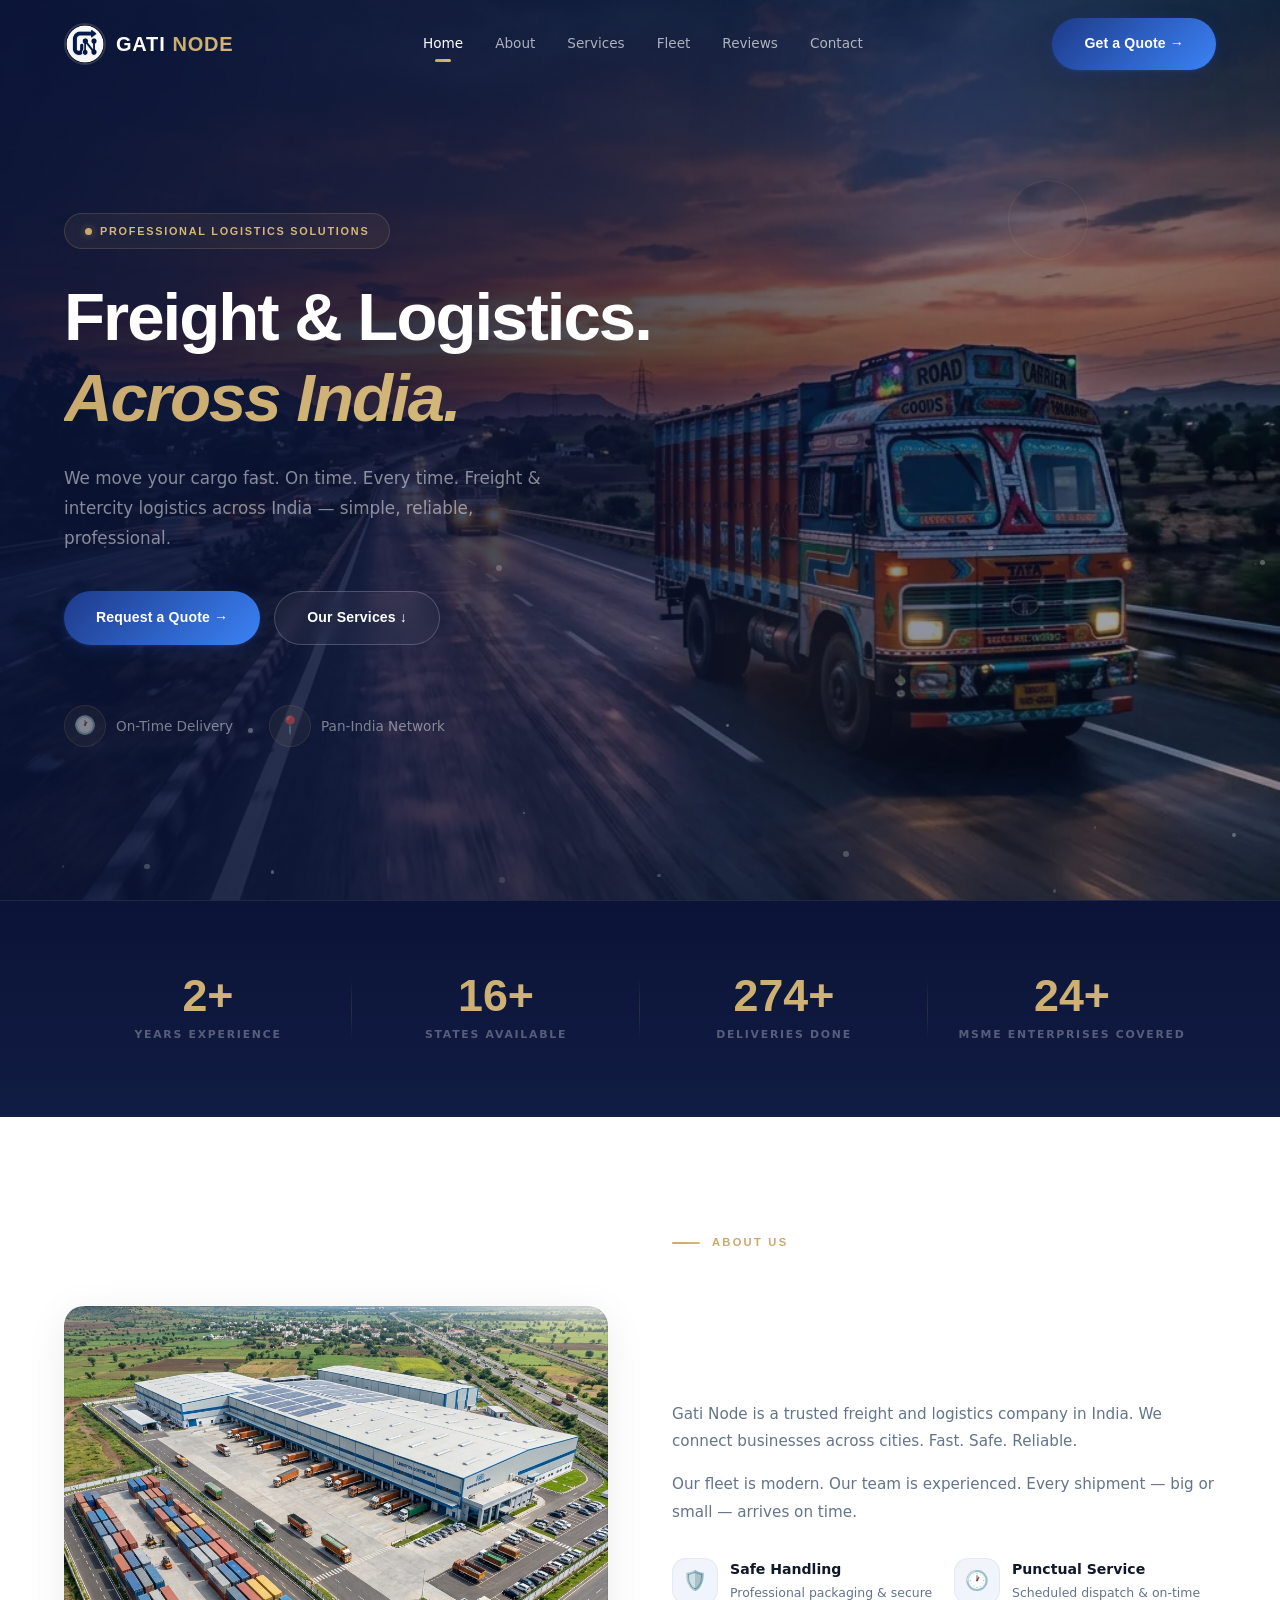
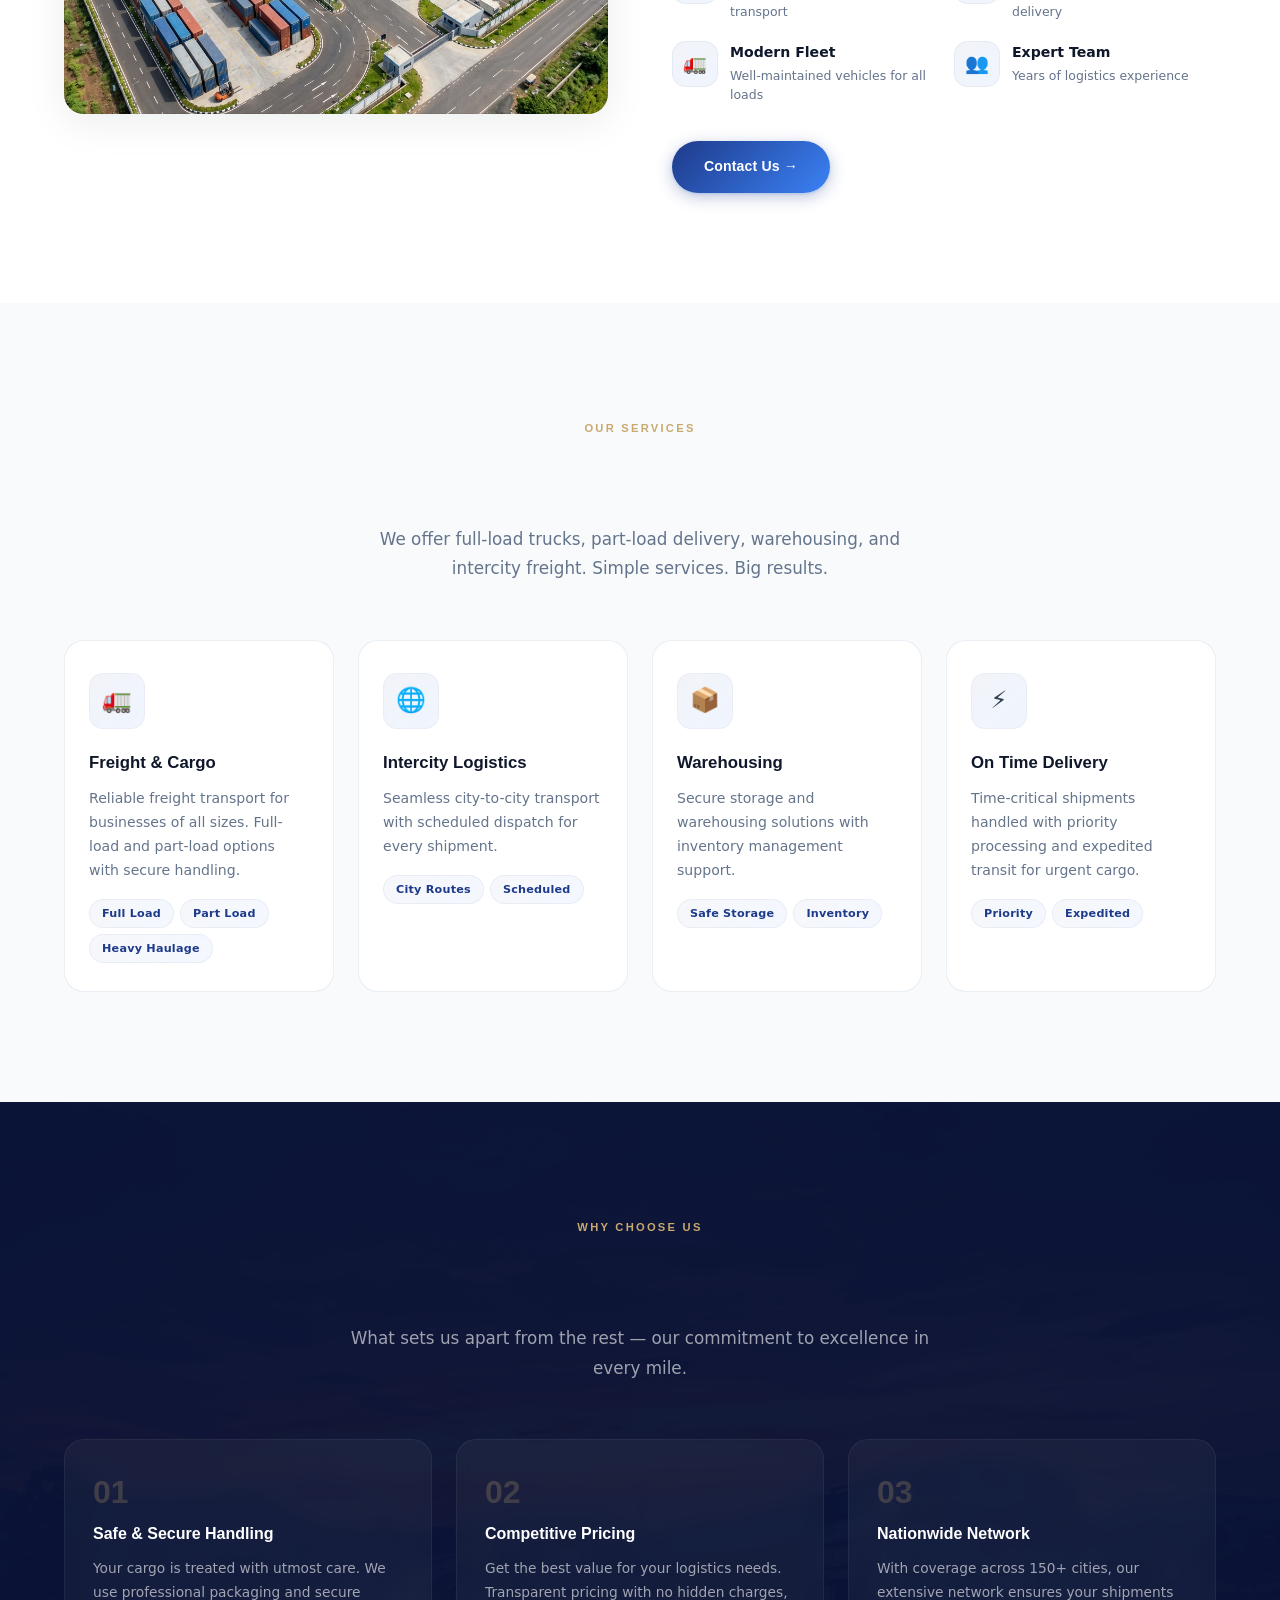
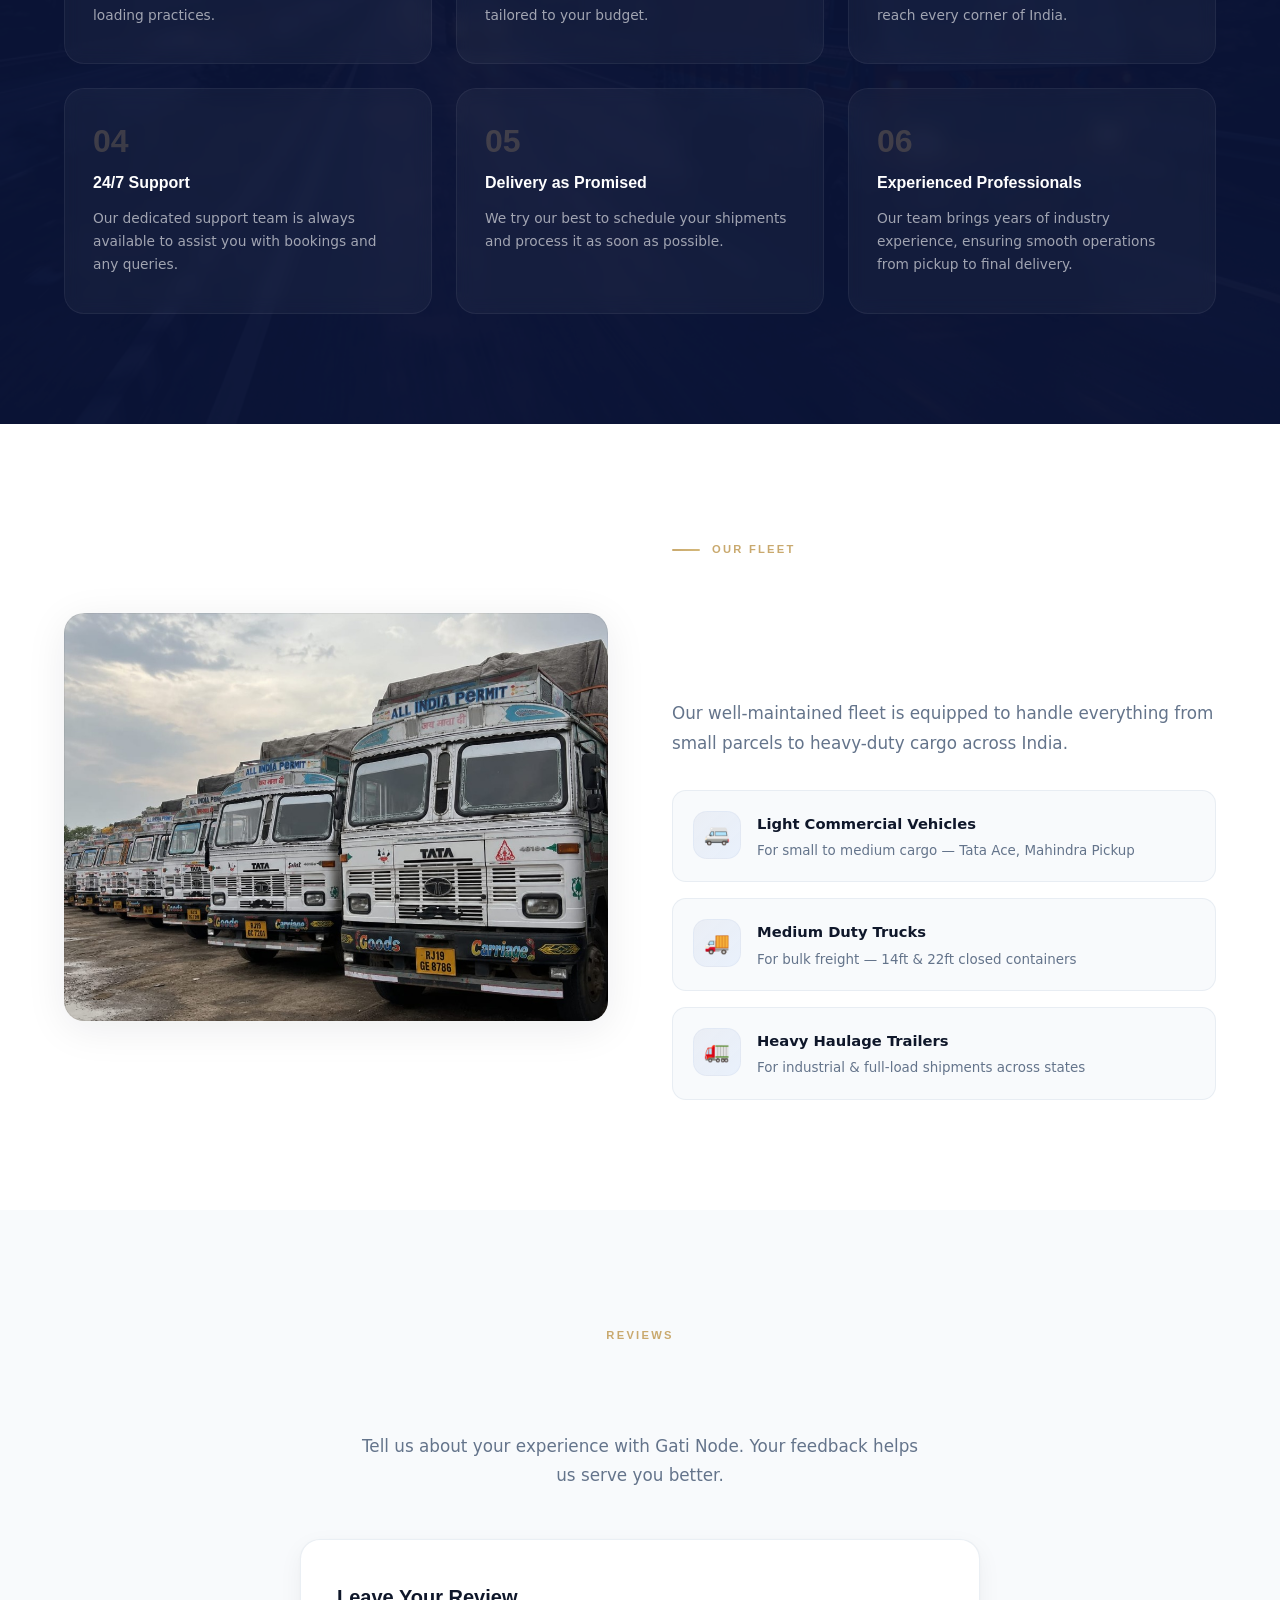
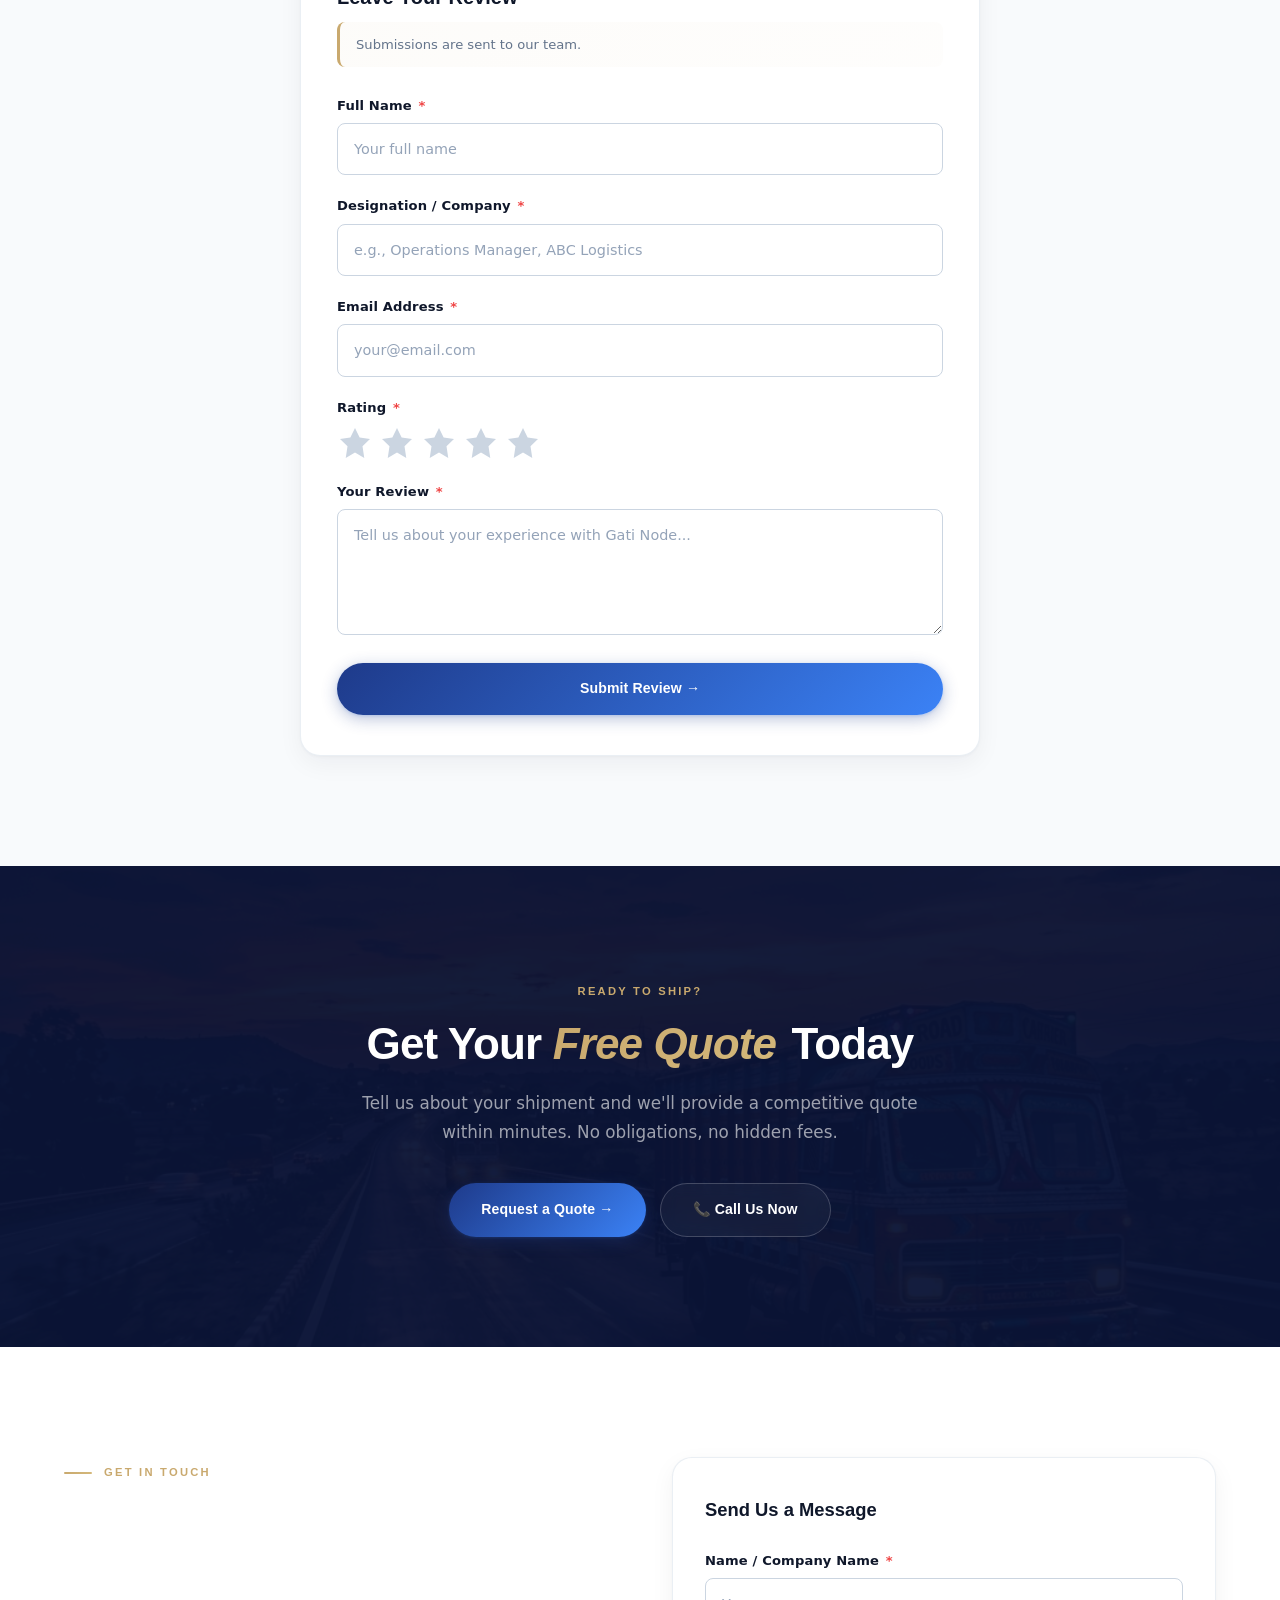
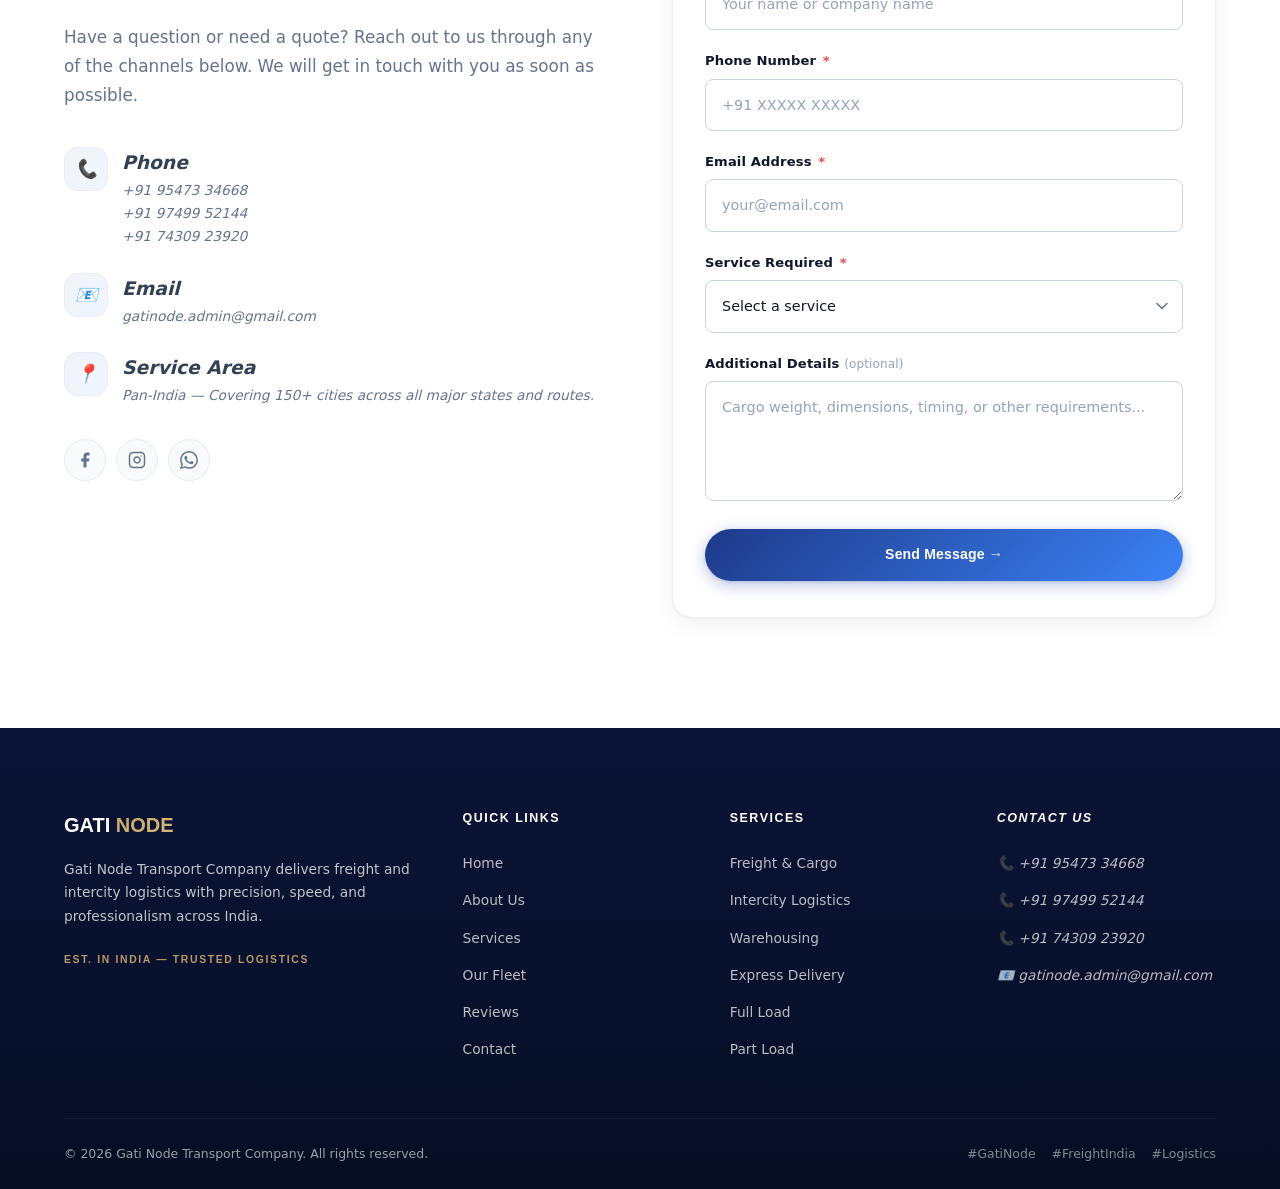
<file: index.html>
<!DOCTYPE html>
<html lang="en" dir="ltr">
<head>
  <!-- ===================== CHARSET & VIEWPORT ===================== -->
  <meta charset="UTF-8">
  <meta name="viewport" content="width=device-width, initial-scale=1.0, viewport-fit=cover">
  <meta http-equiv="X-UA-Compatible" content="IE=edge">
  <meta name="google-site-verification" content="p_BudP_ytTOtejxHywR1UXjMhnW09RR1CL-DG5ilmh8">

  <!-- ===================== SECURITY META TAGS ===================== -->
  <meta http-equiv="X-Content-Type-Options" content="nosniff">
  <meta http-equiv="X-Frame-Options" content="DENY">
  <meta http-equiv="Referrer-Policy" content="strict-origin-when-cross-origin">
  <meta http-equiv="Permissions-Policy" content="camera=(), microphone=(), geolocation=(), payment=(), usb=(), bluetooth=(), serial=(), hid=()">
  <meta http-equiv="Strict-Transport-Security" content="max-age=31536000; includeSubDomains">
  <meta http-equiv="Content-Security-Policy" content="default-src 'self'; script-src 'self'; style-src 'self' 'unsafe-inline' https://fonts.googleapis.com; font-src https://fonts.gstatic.com; img-src 'self' data: https:; connect-src 'self' https://api.web3forms.com; frame-ancestors 'none'; base-uri 'self'; form-action 'self' https://api.web3forms.com; object-src 'none';">

  <!-- ===================== PRIMARY SEO ===================== -->
  <title>Gati Node: Freight &amp; Intercity Logistics in India</title>
  <meta name="description" content="Gati Node provides reliable freight transport, warehousing, and express intercity logistics across India. Get a free quote for on-time delivery today.">
  <meta name="keywords" content="freight transport India, intercity logistics, cargo transport, full load trucking, part load delivery, warehousing India, express cargo, logistics company India, Gati Node, truck transport">
  <meta name="author" content="Gati Node Transport Company">
  <meta name="robots" content="index, follow, max-snippet:-1, max-image-preview:large, max-video-preview:-1">
  <meta name="theme-color" content="#0B1437">
  <link rel="canonical" href="https://gatinode.in/">
  <link rel="sitemap" type="application/xml" href="/sitemap.xml">

  <!-- ===================== OPEN GRAPH (Social Sharing) ===================== -->
  <meta property="og:type" content="website">
  <meta property="og:site_name" content="Gati Node Transport Company">
  <meta property="og:title" content="Gati Node Transport | Freight &amp; Logistics Across India">
  <meta property="og:description" content="Freight and intercity logistics with precision, speed, and professionalism. Serving 150+ cities pan-India. Get your free quote today.">
  <meta property="og:image" content="hero-bg.png">
  <meta property="og:image:alt" content="Gati Node Transport — Freight truck on Indian highway">
  <meta property="og:image:width" content="1200">
  <meta property="og:image:height" content="630">
  <meta property="og:url" content="https://gatinode.in/">
  <meta property="og:locale" content="en_IN">

  <!-- ===================== TWITTER CARD ===================== -->
  <meta name="twitter:card" content="summary_large_image">
  <meta name="twitter:title" content="Gati Node Transport | Freight &amp; Logistics Across India">
  <meta name="twitter:description" content="Freight and intercity logistics across 150+ cities in India. On-time, every time.">
  <meta name="twitter:image" content="hero-bg.png">

  <!-- ===================== FAVICON ===================== -->
  <link rel="icon" href="logo-v2.png" type="image/png">
  <link rel="apple-touch-icon" href="logo-v2.png">

  <!-- ===================== PRECONNECT ===================== -->
  <link rel="preconnect" href="https://fonts.googleapis.com">
  <link rel="preconnect" href="https://fonts.gstatic.com" crossorigin>

  <!-- ===================== STYLESHEET ===================== -->
  <link rel="stylesheet" href="style.css">

  <!-- ===================== JSON-LD STRUCTURED DATA ===================== -->
  <script type="application/ld+json">
  {
    "@context": "https://schema.org",
    "@graph": [
      {
        "@type": "LocalBusiness",
        "@id": "https://gatinode.in/#business",
        "name": "Gati Node Transport Company",
        "alternateName": "Gati Node",
        "description": "Freight and intercity logistics services across India. Full load, part load, warehousing, and on-time delivery across 150+ cities.",
        "url": "https://gatinode.in",
        "logo": "https://gatinode.in/logo-v2.png",
        "image": "https://gatinode.in/hero-bg.png",
        "email": "gatinode.admin@gmail.com",
        "telephone": ["+91-9547334668", "+91-9749952144", "+91-7430923920"],
        "priceRange": "₹₹",
        "currenciesAccepted": "INR",
        "paymentAccepted": "Cash, Bank Transfer, UPI",
        "address": {
          "@type": "PostalAddress",
          "addressCountry": "IN"
        },
        "areaServed": {
          "@type": "Country",
          "name": "India"
        },
        "hasOfferCatalog": {
          "@type": "OfferCatalog",
          "name": "Logistics Services",
          "itemListElement": [
            {"@type": "Offer", "itemOffered": {"@type": "Service", "name": "Freight & Cargo Transport"}},
            {"@type": "Offer", "itemOffered": {"@type": "Service", "name": "Intercity Logistics"}},
            {"@type": "Offer", "itemOffered": {"@type": "Service", "name": "Warehousing"}},
            {"@type": "Offer", "itemOffered": {"@type": "Service", "name": "On Time Delivery"}},
            {"@type": "Offer", "itemOffered": {"@type": "Service", "name": "Full Load Transport"}},
            {"@type": "Offer", "itemOffered": {"@type": "Service", "name": "Part Load Transport"}}
          ]
        },
        "sameAs": [
          "https://www.facebook.com/share/1Cr6pcSrV7/",
          "https://www.instagram.com/gatinode.in",
          "https://whatsapp.com/channel/0029VbCRiN82Jl85RyhdTy3d"
        ]
      },
      {
        "@type": "WebSite",
        "@id": "https://gatinode.in/#website",
        "url": "https://gatinode.in",
        "name": "Gati Node Transport Company",
        "description": "Freight & Intercity Logistics Across India",
        "publisher": {"@id": "https://gatinode.in/#business"},
        "potentialAction": {
          "@type": "SearchAction",
          "target": "https://gatinode.in/#contact",
          "query-input": "required name=search_term_string"
        }
      },
      {
        "@type": "FAQPage",
        "mainEntity": [
          {
            "@type": "Question",
            "name": "What services does Gati Node offer?",
            "acceptedAnswer": {
              "@type": "Answer",
              "text": "Gati Node offers freight and cargo transport, intercity logistics, warehousing, on-time delivery, full load and part load trucking across 150+ cities in India."
            }
          },
          {
            "@type": "Question",
            "name": "How can I get a freight quote from Gati Node?",
            "acceptedAnswer": {
              "@type": "Answer",
              "text": "You can get a free quote by calling +91 95473 34668, emailing gatinode.admin@gmail.com, or filling out the contact form on our website."
            }
          },
          {
            "@type": "Question",
            "name": "Which cities does Gati Node cover?",
            "acceptedAnswer": {
              "@type": "Answer",
              "text": "Gati Node covers 150+ cities across all major states in India, offering pan-India freight and logistics services."
            }
          },
          {
            "@type": "Question",
            "name": "Does Gati Node offer part load transport?",
            "acceptedAnswer": {
              "@type": "Answer",
              "text": "Yes, Gati Node offers both full load and part load transport options for businesses of all sizes across India."
            }
          }
        ]
      }
    ]
  }
  </script>
</head>

<body>

<!-- ===================== HEADER / NAVIGATION ===================== -->
<header role="banner">
  <nav class="navbar" id="navbar" role="navigation" aria-label="Main navigation">
    <div class="container">
      <a href="#home" class="nav-logo" aria-label="Gati Node Transport — Go to homepage">
        <img src="logo-v2.png" alt="Gati Node Logo" width="42" height="42" loading="eager">
        <span><span class="gati">GATI</span> <span class="node">NODE</span></span>
      </a>
      <div class="nav-links" id="navLinks" role="menubar">
        <a href="#home" class="active" role="menuitem">Home</a>
        <a href="#about" role="menuitem">About</a>
        <a href="#services" role="menuitem">Services</a>
        <a href="#fleet" role="menuitem">Fleet</a>
        <a href="#reviews" role="menuitem">Reviews</a>
        <a href="#contact" role="menuitem">Contact</a>
      </div>
      <a href="#contact" class="btn btn-primary nav-cta">Get a Quote →</a>
      <button class="hamburger" id="hamburger" aria-label="Toggle mobile menu" aria-expanded="false" aria-controls="mobileNav">
        <span></span><span></span><span></span>
      </button>
    </div>
  </nav>

  <!-- Mobile Nav -->
  <nav class="mobile-nav" id="mobileNav" aria-label="Mobile navigation" aria-hidden="true">
    <a href="#home">Home</a>
    <a href="#about">About</a>
    <a href="#services">Services</a>
    <a href="#fleet">Fleet</a>
    <a href="#reviews">Reviews</a>
    <a href="#contact">Contact</a>
    <a href="#contact" class="btn btn-primary mobile-nav-cta">Get a Quote →</a>
  </nav>
</header>

<!-- ===================== MAIN CONTENT ===================== -->
<main id="main-content" role="main">

  <!-- ===================== HERO ===================== -->
  <section class="hero" id="home" aria-label="Hero section — Gati Node Transport">
    <div class="hero-bg" aria-hidden="true">
      <picture>
        <source srcset="hero-bg.webp" type="image/webp">
        <img src="hero-bg.png" alt="Gati Node freight truck on Indian highway" width="1920" height="1080" fetchpriority="high" decoding="async">
      </picture>
    </div>
    <div class="hero-overlay" aria-hidden="true"></div>
    <div class="hero-orbs" aria-hidden="true">
      <div class="orb orb-1"></div>
      <div class="orb orb-2"></div>
      <div class="orb orb-3"></div>
    </div>
    <div class="hero-shapes" aria-hidden="true">
      <div class="shape shape-1"></div>
      <div class="shape shape-2"></div>
      <div class="shape shape-3"></div>
    </div>
    <div class="hero-particles" id="heroParticles" aria-hidden="true"></div>
    <div class="container">
      <div class="hero-content">
        <div class="hero-badge fade-up" aria-label="Professional Logistics Solutions">
          <span class="dot" aria-hidden="true"></span>
          PROFESSIONAL LOGISTICS SOLUTIONS
        </div>
        <h1 class="hero-title fade-up stagger-1">
          Freight &amp; Logistics.<br><em>Across India.</em>
        </h1>
        <p class="hero-sub fade-up stagger-2">
          We move your cargo fast. On time. Every time. Freight &amp; intercity logistics across India — simple, reliable, professional.
        </p>
        <div class="hero-buttons fade-up stagger-3">
          <a href="#contact" class="btn btn-primary">Request a Quote →</a>
          <a href="#services" class="btn btn-outline">Our Services ↓</a>
        </div>
        <div class="hero-trust fade-up stagger-4">
          <div class="trust-item">
            <span class="trust-icon" aria-hidden="true">🕐</span>
            On-Time Delivery
          </div>
          <div class="trust-item">
            <span class="trust-icon" aria-hidden="true">📍</span>
            Pan-India Network
          </div>
        </div>
      </div>
    </div>
  </section>

  <!-- ===================== STATS ===================== -->
  <section class="stats" id="stats" aria-label="Company statistics">
    <div class="container">
      <div class="stats-grid">
        <div class="stat-item fade-up">
          <div class="stat-number" data-target="3" aria-label="3+ Years Experience">0+</div>
          <div class="stat-label">Years Experience</div>
        </div>
        <div class="stat-item fade-up stagger-1">
          <div class="stat-number" data-target="20" aria-label="20+ States Available">0+</div>
          <div class="stat-label">States Available</div>
        </div>
        <div class="stat-item fade-up stagger-2">
          <div class="stat-number" data-target="350" aria-label="350+ Deliveries Done">0+</div>
          <div class="stat-label">Deliveries Done</div>
        </div>
        <div class="stat-item fade-up stagger-3">
          <div class="stat-number" data-target="30" aria-label="30+ MSME Enterprises">0+</div>
          <div class="stat-label">MSME Enterprises Covered</div>
        </div>
      </div>
    </div>
  </section>

  <!-- ===================== ABOUT ===================== -->
  <section class="section-pad bg-white" id="about" aria-labelledby="about-heading">
    <div class="container">
      <div class="about-grid">
        <div class="about-image fade-left">
          <img src="warehouse.png" alt="Aerial view of Gati Node logistics warehouse" loading="lazy" width="600" height="450">
        </div>
        <div class="about-text fade-right">
          <span class="section-label section-label--dash">ABOUT US</span>
          <h2 class="section-heading" id="about-heading">India's <em>Trusted Logistics Partner</em></h2>
          <p>Gati Node is a trusted freight and logistics company in India. We connect businesses across cities. Fast. Safe. Reliable.</p>
          <p>Our fleet is modern. Our team is experienced. Every shipment — big or small — arrives on time.</p>
          <div class="feature-grid">
            <div class="feature-item">
              <span class="feature-icon" aria-hidden="true">🛡️</span>
              <div><h3>Safe Handling</h3><p>Professional packaging &amp; secure transport</p></div>
            </div>
            <div class="feature-item">
              <span class="feature-icon" aria-hidden="true">🕐</span>
              <div><h3>Punctual Service</h3><p>Scheduled dispatch &amp; on-time delivery</p></div>
            </div>
            <div class="feature-item">
              <span class="feature-icon" aria-hidden="true">🚛</span>
              <div><h3>Modern Fleet</h3><p>Well-maintained vehicles for all loads</p></div>
            </div>
            <div class="feature-item">
              <span class="feature-icon" aria-hidden="true">👥</span>
              <div><h3>Expert Team</h3><p>Years of logistics experience</p></div>
            </div>
          </div>
          <a href="#contact" class="btn btn-primary">Contact Us →</a>
        </div>
      </div>
    </div>
  </section>

  <!-- ===================== SERVICES ===================== -->
  <section class="section-pad bg-off" id="services" aria-labelledby="services-heading">
    <div class="container">
      <div class="services-intro fade-up">
        <span class="section-label">OUR SERVICES</span>
        <h2 class="section-heading" id="services-heading"><em>Comprehensive</em> Logistics Solutions</h2>
        <p class="section-subtext">We offer full-load trucks, part-load delivery, warehousing, and intercity freight. Simple services. Big results.</p>
      </div>
      <div class="services-grid">
        <article class="service-card fade-up stagger-1">
          <div class="service-icon" aria-hidden="true">🚛</div>
          <h3>Freight &amp; Cargo</h3>
          <p>Reliable freight transport for businesses of all sizes. Full-load and part-load options with secure handling.</p>
          <div class="service-tags"><span class="tag">Full Load</span><span class="tag">Part Load</span><span class="tag">Heavy Haulage</span></div>
        </article>
        <article class="service-card fade-up stagger-2">
          <div class="service-icon" aria-hidden="true">🌐</div>
          <h3>Intercity Logistics</h3>
          <p>Seamless city-to-city transport with scheduled dispatch for every shipment.</p>
          <div class="service-tags"><span class="tag">City Routes</span><span class="tag">Scheduled</span></div>
        </article>
        <article class="service-card fade-up stagger-3">
          <div class="service-icon" aria-hidden="true">📦</div>
          <h3>Warehousing</h3>
          <p>Secure storage and warehousing solutions with inventory management support.</p>
          <div class="service-tags"><span class="tag">Safe Storage</span><span class="tag">Inventory</span></div>
        </article>
        <article class="service-card fade-up stagger-4">
          <div class="service-icon" aria-hidden="true">⚡</div>
          <h3>On Time Delivery</h3>
          <p>Time-critical shipments handled with priority processing and expedited transit for urgent cargo.</p>
          <div class="service-tags"><span class="tag">Priority</span><span class="tag">Expedited</span></div>
        </article>
      </div>
    </div>
  </section>

  <!-- ===================== WHY CHOOSE US ===================== -->
  <section class="section-pad bg-dark why-section" id="why" aria-labelledby="why-heading">
    <div class="bg-texture" aria-hidden="true"></div>
    <div class="container">
      <div class="why-intro fade-up">
        <span class="section-label">WHY CHOOSE US</span>
        <h2 class="section-heading" id="why-heading">The <em>Gati Node</em> Advantage</h2>
        <p class="section-subtext">What sets us apart from the rest — our commitment to excellence in every mile.</p>
      </div>
      <div class="why-grid">
        <article class="why-card fade-up stagger-1"><div class="why-number" aria-hidden="true">01</div><h3>Safe &amp; Secure Handling</h3><p>Your cargo is treated with utmost care. We use professional packaging and secure loading practices.</p></article>
        <article class="why-card fade-up stagger-2"><div class="why-number" aria-hidden="true">02</div><h3>Competitive Pricing</h3><p>Get the best value for your logistics needs. Transparent pricing with no hidden charges, tailored to your budget.</p></article>
        <article class="why-card fade-up stagger-3"><div class="why-number" aria-hidden="true">03</div><h3>Nationwide Network</h3><p>With coverage across 150+ cities, our extensive network ensures your shipments reach every corner of India.</p></article>
        <article class="why-card fade-up stagger-4"><div class="why-number" aria-hidden="true">04</div><h3>24/7 Support</h3><p>Our dedicated support team is always available to assist you with bookings and any queries.</p></article>
        <article class="why-card fade-up stagger-5"><div class="why-number" aria-hidden="true">05</div><h3>Delivery as Promised</h3><p>We try our best to schedule your shipments and process it as soon as possible.</p></article>
        <article class="why-card fade-up stagger-6"><div class="why-number" aria-hidden="true">06</div><h3>Experienced Professionals</h3><p>Our team brings years of industry experience, ensuring smooth operations from pickup to final delivery.</p></article>
      </div>
    </div>
  </section>

  <!-- ===================== FLEET ===================== -->
  <section class="section-pad bg-white" id="fleet" aria-labelledby="fleet-heading">
    <div class="container">
      <div class="fleet-grid">
        <div class="fleet-image fade-left">
          <img src="fleet.png" alt="Gati Node fleet of freight trucks ready for delivery across India" loading="lazy" width="600" height="450">
        </div>
        <div class="fleet-text fade-right">
          <span class="section-label section-label--dash">OUR FLEET</span>
          <h2 class="section-heading" id="fleet-heading"><em>Modern Vehicles</em> for Every Need</h2>
          <p class="section-subtext">Our well-maintained fleet is equipped to handle everything from small parcels to heavy-duty cargo across India.</p>
          <div class="vehicle-list">
            <div class="vehicle-item fade-right stagger-1">
              <span class="vehicle-icon" aria-hidden="true">🚐</span>
              <div><h3>Light Commercial Vehicles</h3><p>For small to medium cargo — Tata Ace, Mahindra Pickup</p></div>
            </div>
            <div class="vehicle-item fade-right stagger-2">
              <span class="vehicle-icon" aria-hidden="true">🚚</span>
              <div><h3>Medium Duty Trucks</h3><p>For bulk freight — 14ft &amp; 22ft closed containers</p></div>
            </div>
            <div class="vehicle-item fade-right stagger-3">
              <span class="vehicle-icon" aria-hidden="true">🚛</span>
              <div><h3>Heavy Haulage Trailers</h3><p>For industrial &amp; full-load shipments across states</p></div>
            </div>
          </div>
        </div>
      </div>
    </div>
  </section>

  <!-- ===================== REVIEWS ===================== -->
  <section class="section-pad bg-off" id="reviews" aria-labelledby="reviews-heading">
    <div class="container">
      <div class="reviews-intro fade-up">
        <span class="section-label">REVIEWS</span>
        <h2 class="section-heading" id="reviews-heading">Client <em>Reviews</em></h2>
        <p class="section-subtext">Tell us about your experience with Gati Node. Your feedback helps us serve you better.</p>
      </div>
      <div class="review-form-card fade-up stagger-1">
        <h3>Leave Your Review</h3>
        <div class="review-form-note" role="note">Submissions are sent to our team.</div>
        <form id="reviewForm" novalidate aria-label="Client review submission form" autocomplete="on">
          <!-- Honeypot anti-spam field — must stay empty -->
          <div class="hp-field" aria-hidden="true">
            <label for="hp_review">Leave this field empty</label>
            <input type="text" id="hp_review" name="website" tabindex="-1" autocomplete="off">
          </div>
          <input type="hidden" id="reviewTimestamp" name="form_start">
          <div class="form-group">
            <label for="reviewName">Full Name <span class="required" aria-label="required">*</span></label>
            <input type="text" class="form-input" placeholder="Your full name" required id="reviewName" name="reviewer_name" maxlength="100" autocomplete="name">
          </div>
          <div class="form-group">
            <label for="reviewDesignation">Designation / Company <span class="required" aria-label="required">*</span></label>
            <input type="text" class="form-input" placeholder="e.g., Operations Manager, ABC Logistics" required id="reviewDesignation" name="designation" maxlength="150" autocomplete="organization">
          </div>
          <div class="form-group">
            <label for="reviewEmail">Email Address <span class="required" aria-label="required">*</span></label>
            <input type="email" class="form-input" placeholder="your@email.com" required id="reviewEmail" name="reviewer_email" maxlength="200" autocomplete="email">
          </div>
          <div class="form-group">
            <label>Rating <span class="required" aria-label="required">*</span></label>
            <div class="star-rating" id="starRating" role="radiogroup" aria-label="Rating out of 5 stars">
              <span class="star" data-value="1" role="radio" aria-label="1 star" tabindex="0"><svg viewBox="0 0 24 24" aria-hidden="true"><path d="M12 2l3.09 6.26L22 9.27l-5 4.87L18.18 22 12 18.27 5.82 22 7 14.14l-5-4.87 6.91-1.01L12 2z"/></svg></span>
              <span class="star" data-value="2" role="radio" aria-label="2 stars" tabindex="0"><svg viewBox="0 0 24 24" aria-hidden="true"><path d="M12 2l3.09 6.26L22 9.27l-5 4.87L18.18 22 12 18.27 5.82 22 7 14.14l-5-4.87 6.91-1.01L12 2z"/></svg></span>
              <span class="star" data-value="3" role="radio" aria-label="3 stars" tabindex="0"><svg viewBox="0 0 24 24" aria-hidden="true"><path d="M12 2l3.09 6.26L22 9.27l-5 4.87L18.18 22 12 18.27 5.82 22 7 14.14l-5-4.87 6.91-1.01L12 2z"/></svg></span>
              <span class="star" data-value="4" role="radio" aria-label="4 stars" tabindex="0"><svg viewBox="0 0 24 24" aria-hidden="true"><path d="M12 2l3.09 6.26L22 9.27l-5 4.87L18.18 22 12 18.27 5.82 22 7 14.14l-5-4.87 6.91-1.01L12 2z"/></svg></span>
              <span class="star" data-value="5" role="radio" aria-label="5 stars" tabindex="0"><svg viewBox="0 0 24 24" aria-hidden="true"><path d="M12 2l3.09 6.26L22 9.27l-5 4.87L18.18 22 12 18.27 5.82 22 7 14.14l-5-4.87 6.91-1.01L12 2z"/></svg></span>
            </div>
            <input type="hidden" id="ratingValue" name="rating" value="0">
          </div>
          <div class="form-group">
            <label for="reviewText">Your Review <span class="required" aria-label="required">*</span></label>
            <textarea class="form-input" placeholder="Tell us about your experience with Gati Node..." required id="reviewText" name="review_text" maxlength="2000" rows="4"></textarea>
          </div>
          <button type="submit" class="btn btn-primary btn-full" id="reviewSubmitBtn">Submit Review →</button>
        </form>
      </div>
    </div>
  </section>

  <!-- ===================== CTA ===================== -->
  <section class="section-pad bg-dark cta-section" aria-label="Call to action — request a quote">
    <div class="bg-texture" aria-hidden="true"></div>
    <div class="container">
      <span class="section-label fade-up">READY TO SHIP?</span>
      <h2 class="section-heading fade-up stagger-1">Get Your <em>Free Quote</em> Today</h2>
      <p class="section-subtext fade-up stagger-2">Tell us about your shipment and we'll provide a competitive quote within minutes. No obligations, no hidden fees.</p>
      <div class="cta-buttons fade-up stagger-3">
        <a href="#contact" class="btn btn-primary">Request a Quote →</a>
        <a href="tel:+919749952144" class="btn btn-outline">📞 Call Us Now</a>
      </div>
    </div>
  </section>

  <!-- ===================== CONTACT ===================== -->
  <section class="section-pad bg-white" id="contact" aria-labelledby="contact-heading">
    <div class="container">
      <div class="contact-grid">
        <div class="contact-info fade-left">
          <span class="section-label section-label--dash">GET IN TOUCH</span>
          <h2 class="section-heading" id="contact-heading">Let's <em>Move</em> Your <em>Cargo</em> Together</h2>
          <p class="section-subtext">Have a question or need a quote? Reach out to us through any of the channels below. We will get in touch with you as soon as possible.</p>
          <address class="contact-details">
            <div class="contact-item">
              <span class="contact-icon" aria-hidden="true">📞</span>
              <div>
                <h3>Phone</h3>
                <p>
                  <a href="tel:+919547334668" aria-label="Call +91 95473 34668">+91 95473 34668</a><br>
                  <a href="tel:+919749952144" aria-label="Call +91 97499 52144">+91 97499 52144</a><br>
                  <a href="tel:+917430923920" aria-label="Call +91 74309 23920">+91 74309 23920</a>
                </p>
              </div>
            </div>
            <div class="contact-item">
              <span class="contact-icon" aria-hidden="true">📧</span>
              <div><h3>Email</h3><p><a href="mailto:gatinode.admin@gmail.com" aria-label="Email Gati Node">gatinode.admin@gmail.com</a></p></div>
            </div>
            <div class="contact-item">
              <span class="contact-icon" aria-hidden="true">📍</span>
              <div><h3>Service Area</h3><p>Pan-India — Covering 150+ cities across all major states and routes.</p></div>
            </div>
          </address>
          <div class="social-links" aria-label="Follow us on social media">
            <a href="https://www.facebook.com/share/1Cr6pcSrV7/" class="social-link" aria-label="Follow Gati Node on Facebook" target="_blank" rel="noopener noreferrer"><svg width="18" height="18" viewBox="0 0 24 24" fill="currentColor" aria-hidden="true"><path d="M18 2h-3a5 5 0 0 0-5 5v3H7v4h3v8h4v-8h3l1-4h-4V7a1 1 0 0 1 1-1h3z"/></svg></a>
            <a href="https://www.instagram.com/gatinode.in?igsh=aG9hMGxrNHY5Njli" class="social-link" aria-label="Follow Gati Node on Instagram" target="_blank" rel="noopener noreferrer"><svg width="18" height="18" viewBox="0 0 24 24" fill="none" stroke="currentColor" stroke-width="2" stroke-linecap="round" stroke-linejoin="round" aria-hidden="true"><rect x="2" y="2" width="20" height="20" rx="5" ry="5"/><path d="M16 11.37A4 4 0 1 1 12.63 8 4 4 0 0 1 16 11.37z"/><line x1="17.5" y1="6.5" x2="17.51" y2="6.5"/></svg></a>
            <a href="https://whatsapp.com/channel/0029VbCRiN82Jl85RyhdTy3d" class="social-link" aria-label="Follow Gati Node on WhatsApp" target="_blank" rel="noopener noreferrer"><svg width="18" height="18" viewBox="0 0 24 24" fill="currentColor" aria-hidden="true"><path d="M17.472 14.382c-.297-.149-1.758-.867-2.03-.967-.273-.099-.471-.148-.67.15-.197.297-.767.966-.94 1.164-.173.199-.347.223-.644.075-.297-.15-1.255-.463-2.39-1.475-.883-.788-1.48-1.761-1.653-2.059-.173-.297-.018-.458.13-.606.134-.133.298-.347.446-.52.149-.174.198-.298.298-.497.099-.198.05-.371-.025-.52-.075-.149-.669-1.612-.916-2.207-.242-.579-.487-.5-.669-.51-.173-.008-.371-.01-.57-.01-.198 0-.52.074-.792.372-.272.297-1.04 1.016-1.04 2.479 0 1.462 1.065 2.875 1.213 3.074.149.198 2.096 3.2 5.077 4.487.709.306 1.262.489 1.694.625.712.227 1.36.195 1.871.118.571-.085 1.758-.719 2.006-1.413.248-.694.248-1.289.173-1.413-.074-.124-.272-.198-.57-.347m-5.421 7.403h-.004a9.87 9.87 0 0 1-5.031-1.378l-.361-.214-3.741.982.998-3.648-.235-.374a9.86 9.86 0 0 1-1.51-5.26c.001-5.45 4.436-9.884 9.888-9.884 2.64 0 5.122 1.03 6.988 2.898a9.825 9.825 0 0 1 2.893 6.994c-.003 5.45-4.437 9.884-9.885 9.884m8.413-18.297A11.815 11.815 0 0 0 12.05 0C5.495 0 .16 5.335.157 11.892c0 2.096.547 4.142 1.588 5.945L.057 24l6.305-1.654a11.882 11.882 0 0 0 5.683 1.448h.005c6.554 0 11.89-5.335 11.893-11.893a11.821 11.821 0 0 0-3.48-8.413z"/></svg></a>
          </div>
        </div>
        <div class="contact-form-card fade-right">
          <h3>Send Us a Message</h3>
          <form id="contactForm" novalidate aria-label="Contact and quote request form" autocomplete="on">
          <!-- Honeypot anti-spam field — must stay empty -->
          <div class="hp-field" aria-hidden="true">
            <label for="hp_contact">Leave this field empty</label>
            <input type="text" id="hp_contact" name="website" tabindex="-1" autocomplete="off">
          </div>
          <input type="hidden" id="contactTimestamp" name="form_start">
            <div class="form-group">
              <label for="contactName">Name / Company Name <span class="required" aria-label="required">*</span></label>
              <input type="text" class="form-input" placeholder="Your name or company name" required id="contactName" name="client_name" maxlength="150" autocomplete="organization">
            </div>
            <div class="form-group">
              <label for="contactPhone">Phone Number <span class="required" aria-label="required">*</span></label>
              <input type="tel" class="form-input" placeholder="+91 XXXXX XXXXX" required id="contactPhone" name="client_phone" maxlength="20" autocomplete="tel" pattern="[+]?[0-9\s\-]{7,20}">
            </div>
            <div class="form-group">
              <label for="contactEmail">Email Address <span class="required" aria-label="required">*</span></label>
              <input type="email" class="form-input" placeholder="your@email.com" required id="contactEmail" name="client_email" maxlength="200" autocomplete="email">
            </div>
            <div class="form-group">
              <label for="contactService">Service Required <span class="required" aria-label="required">*</span></label>
              <select class="form-input" required id="contactService" name="service">
                <option value="" disabled selected>Select a service</option>
                <option value="Freight &amp; Cargo">Freight &amp; Cargo</option>
                <option value="Intercity Logistics">Intercity Logistics</option>
                <option value="Warehousing">Warehousing</option>
                <option value="Express Delivery">Express Delivery</option>
                <option value="Full Load">Full Load</option>
                <option value="Part Load">Part Load</option>
              </select>
            </div>
            <div class="form-group">
              <label for="contactDetails">Additional Details <span class="optional">(optional)</span></label>
              <textarea class="form-input" placeholder="Cargo weight, dimensions, timing, or other requirements..." id="contactDetails" name="details" maxlength="2000" rows="3"></textarea>
            </div>
            <button type="submit" class="btn btn-primary btn-full" id="contactSubmitBtn">Send Message →</button>
          </form>
        </div>
      </div>
    </div>
  </section>

</main>

<!-- ===================== FOOTER ===================== -->
<footer class="footer" id="footer" role="contentinfo">
  <div class="container">
    <div class="footer-grid">
      <div class="footer-brand">
        <div class="footer-logo">GATI <span class="node">NODE</span></div>
        <p>Gati Node Transport Company delivers freight and intercity logistics with precision, speed, and professionalism across India.</p>
        <span class="est">EST. IN INDIA — TRUSTED LOGISTICS</span>
      </div>
      <nav class="footer-col" aria-label="Quick links">
        <h4>Quick Links</h4>
        <ul>
          <li><a href="#home">Home</a></li>
          <li><a href="#about">About Us</a></li>
          <li><a href="#services">Services</a></li>
          <li><a href="#fleet">Our Fleet</a></li>
          <li><a href="#reviews">Reviews</a></li>
          <li><a href="#contact">Contact</a></li>
        </ul>
      </nav>
      <nav class="footer-col" aria-label="Our services">
        <h4>Services</h4>
        <ul>
          <li><a href="#services">Freight &amp; Cargo</a></li>
          <li><a href="#services">Intercity Logistics</a></li>
          <li><a href="#services">Warehousing</a></li>
          <li><a href="#services">Express Delivery</a></li>
          <li><a href="#services">Full Load</a></li>
          <li><a href="#services">Part Load</a></li>
        </ul>
      </nav>
      <address class="footer-col">
        <h4>Contact Us</h4>
        <ul>
          <li><a href="tel:+919547334668">📞 +91 95473 34668</a></li>
          <li><a href="tel:+919749952144">📞 +91 97499 52144</a></li>
          <li><a href="tel:+917430923920">📞 +91 74309 23920</a></li>
          <li><a href="mailto:gatinode.admin@gmail.com">📧 gatinode.admin@gmail.com</a></li>
        </ul>
      </address>
    </div>
    <div class="footer-bottom">
      <span>© 2026 Gati Node Transport Company. All rights reserved.</span>
      <div class="footer-tags" aria-label="Hashtags"><span>#GatiNode</span><span>#FreightIndia</span><span>#Logistics</span></div>
    </div>
  </div>
</footer>

<button class="back-to-top" id="backToTop" aria-label="Back to top of page">↑</button>
<div class="toast" id="toast" role="status" aria-live="polite" aria-atomic="true"></div>
<script src="script.js"></script>
</body>
</html>
</file>
<file: style.css>
/* ===================================================
   GATI NODE TRANSPORT — PREMIUM DESIGN SYSTEM
   Deep Navy · Luminous Blue · Champagne Gold
   =================================================== */

@import url('https://fonts.googleapis.com/css2?family=Inter:ital,wght@0,300;0,400;0,500;0,600;0,700;0,800;0,900;1,400;1,600;1,700;1,800&family=Sora:wght@400;500;600;700;800&display=swap');

/* ---- Design Tokens ---- */
:root {
  --navy:           #0B1437;
  --navy-light:     #111C44;
  --navy-mid:       #1B254B;
  --primary:        #1E3A8A;
  --primary-bright: #3B82F6;
  --accent:         #60A5FA;
  --accent-glow:    rgba(59,130,246,0.15);
  --gold:           #C9A96E;
  --gold-light:     #D4B87A;
  --gold-glow:      rgba(201,169,110,0.12);

  --white:          #FFFFFF;
  --off-white:      #F8FAFC;
  --gray-50:        #F1F5F9;
  --gray-100:       #E2E8F0;
  --gray-200:       #CBD5E1;
  --gray-400:       #94A3B8;
  --gray-500:       #64748B;
  --gray-600:       #475569;
  --gray-800:       #1E293B;
  --text-dark:      #0F172A;
  --text-body:      #334155;
  --text-muted:     #64748B;
  --text-light:     rgba(255,255,255,0.6);

  --surface:        rgba(255,255,255,0.04);
  --surface-hover:  rgba(255,255,255,0.07);
  --border-light:   rgba(226,232,240,0.7);
  --border-dark:    rgba(255,255,255,0.06);
  --border-dark-h:  rgba(59,130,246,0.2);

  --shadow-sm:      0 1px 3px rgba(15,23,42,0.04);
  --shadow-md:      0 4px 20px rgba(15,23,42,0.06);
  --shadow-lg:      0 8px 40px rgba(15,23,42,0.08);
  --shadow-card:    0 1px 3px rgba(15,23,42,0.03), 0 8px 24px rgba(15,23,42,0.05);
  --shadow-card-h:  0 12px 40px rgba(30,58,138,0.12);
  --shadow-glow:    0 0 40px rgba(59,130,246,0.08);
  --shadow-gold:    0 4px 16px rgba(201,169,110,0.2);

  --r-sm:   8px;
  --r-md:   14px;
  --r-lg:   20px;
  --r-xl:   28px;
  --r-full: 9999px;

  --ease:     cubic-bezier(0.4,0,0.2,1);
  --ease-out: cubic-bezier(0,0,0.2,1);
  --dur:      0.3s;
  --dur-slow: 0.5s;
  --max-w:    1200px;
}

/* ---- Reset ---- */
*,*::before,*::after{box-sizing:border-box;margin:0;padding:0;}
html{scroll-behavior:smooth;-webkit-text-size-adjust:100%;overflow-x:hidden;}
body{
  font-family:'Inter',system-ui,-apple-system,sans-serif;
  color:var(--text-body);background:var(--white);
  line-height:1.7;font-size:16px;overflow-x:hidden;
  -webkit-font-smoothing:antialiased;-moz-osx-font-smoothing:grayscale;
}
img{max-width:100%;height:auto;display:block;}
a{text-decoration:none;color:inherit;transition:color var(--dur) var(--ease);}
ul,ol{list-style:none;}
button,input,textarea,select{font:inherit;border:none;outline:none;background:none;}

/* ---- Utility ---- */
.container{width:100%;max-width:var(--max-w);margin:0 auto;padding:0 24px;}

/* ---- Security: Honeypot anti-spam fields ---- */
.hp-field{
  position:absolute;left:-9999px;top:-9999px;
  width:1px;height:1px;overflow:hidden;
  opacity:0;pointer-events:none;
}

/* ---- Accessibility: Focus visible ---- */
:focus-visible{
  outline:3px solid var(--primary-bright);
  outline-offset:3px;
  border-radius:4px;
}
a:focus-visible,button:focus-visible{
  outline:3px solid var(--gold);
  outline-offset:3px;
}

/* ---- Mobile nav CTA ---- */
.mobile-nav-cta{margin-top:12px;}

.section-label{
  display:inline-block;font-family:'Sora',sans-serif;
  font-size:0.7rem;font-weight:700;letter-spacing:0.2em;
  text-transform:uppercase;color:var(--gold);margin-bottom:14px;
}
.section-label--dash::before{
  content:'';display:inline-block;width:28px;height:2px;
  background:linear-gradient(90deg,var(--gold),var(--gold-light));
  vertical-align:middle;margin-right:12px;border-radius:2px;
}

.section-heading{
  font-family:'Sora','Inter',sans-serif;
  font-size:clamp(1.75rem,4vw,2.75rem);
  font-weight:800;line-height:1.3;
  color:var(--text-dark);margin-bottom:16px;
  letter-spacing:-0.02em;overflow:visible;
}
.section-heading em{
  font-style:italic;
  background:linear-gradient(135deg,var(--primary),var(--primary-bright));
  -webkit-background-clip:text;-webkit-text-fill-color:transparent;background-clip:text;
  padding:0 4px 2px 0;
  -webkit-box-decoration-break:clone;box-decoration-break:clone;
}

.section-subtext{font-size:1.05rem;color:var(--text-muted);max-width:580px;line-height:1.75;}
.section-pad{padding:110px 0;}
.bg-white{background:var(--white);}
.bg-off{background:var(--off-white);}
.bg-dark{background:var(--navy);color:var(--white);}

/* ================================================
   KEYFRAME ANIMATIONS
   ================================================ */

/* Icon float — used ONLY on service, feature, vehicle, contact icons */
@keyframes icon-float {
  0%,100% { transform: translateY(0px); }
  50%      { transform: translateY(-7px); }
}
/* Pulse dot in hero badge */
@keyframes pulse-dot {
  0%,100%{opacity:1;transform:scale(1);}
  50%{opacity:0.5;transform:scale(1.5);}
}
/* Shine sweep on hover */
@keyframes shine-sweep {
  0%   { left:-80%; }
  100% { left:130%; }
}
/* Glow pulse for why cards on hover */
@keyframes glow-pulse {
  0%,100% { box-shadow: 0 0 20px rgba(59,130,246,0.15); }
  50%      { box-shadow: 0 0 50px rgba(59,130,246,0.35); }
}
/* Stat gold glow */
@keyframes stat-glow {
  0%,100% { text-shadow: none; }
  50%      { text-shadow: 0 0 30px rgba(201,169,110,0.5); }
}
/* Hero orb drift */
@keyframes orb-drift {
  0%   { transform: translate(0,0) scale(1); }
  25%  { transform: translate(30px,-20px) scale(1.05); }
  50%  { transform: translate(10px,-40px) scale(0.95); }
  75%  { transform: translate(-20px,-15px) scale(1.08); }
  100% { transform: translate(0,0) scale(1); }
}
/* Particles in hero */
@keyframes particle-rise {
  0%   { transform: translateY(0) scale(1); opacity:0.7; }
  100% { transform: translateY(-80px) scale(0.3); opacity:0; }
}

/* ================================================
   HEADING SLIDE ANIMATIONS — direction-aware
   ================================================ */
.heading-anim {
  transition: opacity 0.55s var(--ease-out), transform 0.55s var(--ease-out);
}
body.js-loaded .heading-anim.slide-from-bottom {
  opacity: 0; transform: translateY(40px);
}
body.js-loaded .heading-anim.slide-from-top {
  opacity: 0; transform: translateY(-40px);
}
body.js-loaded .heading-anim.heading-visible {
  opacity: 1; transform: translateY(0);
}

/* ---- General Scroll Animations ---- */
.fade-up,.fade-left,.fade-right{opacity:1;transform:none;}
body.js-loaded .fade-up{opacity:0;transform:translateY(30px);transition:opacity 0.7s var(--ease-out),transform 0.7s var(--ease-out);}
body.js-loaded .fade-up.visible{opacity:1;transform:translateY(0);}
body.js-loaded .fade-left{opacity:0;transform:translateX(-40px);transition:opacity 0.7s var(--ease-out),transform 0.7s var(--ease-out);}
body.js-loaded .fade-left.visible{opacity:1;transform:translateX(0);}
body.js-loaded .fade-right{opacity:0;transform:translateX(40px);transition:opacity 0.7s var(--ease-out),transform 0.7s var(--ease-out);}
body.js-loaded .fade-right.visible{opacity:1;transform:translateX(0);}
body.js-loaded .stagger-1{transition-delay:0.1s;}
body.js-loaded .stagger-2{transition-delay:0.2s;}
body.js-loaded .stagger-3{transition-delay:0.3s;}
body.js-loaded .stagger-4{transition-delay:0.4s;}
body.js-loaded .stagger-5{transition-delay:0.5s;}
body.js-loaded .stagger-6{transition-delay:0.6s;}

/* =======================================
   NAVIGATION
   ======================================= */
.navbar{
  position:fixed;top:0;left:0;right:0;z-index:1000;
  padding:18px 0;transition:all var(--dur) var(--ease);
}
.navbar.scrolled{
  background:rgba(255,255,255,0.92);
  backdrop-filter:blur(20px) saturate(180%);
  -webkit-backdrop-filter:blur(20px) saturate(180%);
  box-shadow:0 1px 0 rgba(0,0,0,0.04),0 4px 20px rgba(15,23,42,0.04);
  padding:12px 0;
}
.navbar .container{display:flex;align-items:center;justify-content:space-between;}
.nav-logo{display:flex;align-items:center;gap:10px;font-size:1.25rem;font-weight:800;}
.nav-logo img{width:42px;height:42px;border-radius:50%;object-fit:cover;border:2px solid rgba(255,255,255,0.15);}
.navbar.scrolled .nav-logo img{border-color:var(--gray-100);}
.nav-logo .gati{color:var(--white);transition:color var(--dur) var(--ease);font-family:'Sora',sans-serif;letter-spacing:0.04em;}
.nav-logo .node{
  background:linear-gradient(135deg,var(--gold),var(--gold-light));
  -webkit-background-clip:text;-webkit-text-fill-color:transparent;background-clip:text;
  font-family:'Sora',sans-serif;letter-spacing:0.04em;
}
.navbar.scrolled .nav-logo .gati{color:var(--text-dark);}
.nav-links{display:flex;align-items:center;gap:32px;}
.nav-links a{
  font-size:0.85rem;font-weight:500;color:rgba(255,255,255,0.65);
  position:relative;transition:color var(--dur) var(--ease);
}
.nav-links a::after{
  content:'';position:absolute;bottom:-6px;left:50%;
  width:0;height:3px;
  background:linear-gradient(90deg,var(--gold),var(--gold-light));
  border-radius:var(--r-full);transform:translateX(-50%);
  transition:width var(--dur) var(--ease);
}
.nav-links a:hover,.nav-links a.active{color:var(--white);}
.nav-links a.active::after{width:16px;}
.navbar.scrolled .nav-links a{color:var(--text-muted);}
.navbar.scrolled .nav-links a:hover,.navbar.scrolled .nav-links a.active{color:var(--text-dark);}
.nav-cta{padding:10px 24px;font-size:0.82rem;}

.hamburger{display:none;flex-direction:column;gap:5px;cursor:pointer;padding:4px;z-index:1001;}
.hamburger span{display:block;width:22px;height:2px;background:var(--white);border-radius:2px;transition:all var(--dur) var(--ease);}
.navbar.scrolled .hamburger span{background:var(--text-dark);}
.hamburger.active span:nth-child(1){transform:rotate(45deg) translate(5px,5px);}
.hamburger.active span:nth-child(2){opacity:0;}
.hamburger.active span:nth-child(3){transform:rotate(-45deg) translate(5px,-5px);}

.mobile-nav{
  position:fixed;top:0;left:0;right:0;bottom:0;
  background:rgba(11,20,55,0.97);
  backdrop-filter:blur(24px);-webkit-backdrop-filter:blur(24px);
  display:flex;flex-direction:column;align-items:center;justify-content:center;gap:28px;
  opacity:0;pointer-events:none;transition:opacity 0.35s ease;z-index:999;
}
.mobile-nav.open{opacity:1;pointer-events:all;}
.mobile-nav a{
  font-family:'Sora',sans-serif;font-size:1.3rem;font-weight:600;color:var(--white);
  opacity:0;transform:translateY(16px);
  transition:opacity 0.4s ease,transform 0.4s ease,color 0.2s ease;
}
.mobile-nav.open a{opacity:1;transform:translateY(0);}
.mobile-nav.open a:nth-child(1){transition-delay:0.05s;}
.mobile-nav.open a:nth-child(2){transition-delay:0.1s;}
.mobile-nav.open a:nth-child(3){transition-delay:0.15s;}
.mobile-nav.open a:nth-child(4){transition-delay:0.2s;}
.mobile-nav.open a:nth-child(5){transition-delay:0.25s;}
.mobile-nav.open a:nth-child(6){transition-delay:0.3s;}
.mobile-nav.open a:nth-child(7){transition-delay:0.35s;}
.mobile-nav a:hover{color:var(--gold);}

/* =======================================
   HERO
   ======================================= */
.hero{position:relative;min-height:100vh;display:flex;align-items:center;overflow:hidden;}
.hero-bg{position:absolute;inset:0;z-index:0;}
.hero-bg img{width:100%;height:100%;object-fit:cover;object-position:center center;}
.hero-overlay{
  position:absolute;inset:0;z-index:1;
  background:linear-gradient(105deg,
    rgba(11,20,55,0.95) 0%,rgba(11,20,55,0.82) 35%,
    rgba(11,20,55,0.5) 65%,rgba(11,20,55,0.3) 100%
  );
}
.hero-orbs{position:absolute;inset:0;z-index:1;pointer-events:none;overflow:hidden;}
.orb{position:absolute;border-radius:50%;filter:blur(60px);}
.orb-1{width:420px;height:420px;background:radial-gradient(circle,rgba(59,130,246,0.18) 0%,transparent 70%);top:-80px;right:8%;animation:orb-drift 12s ease-in-out infinite;}
.orb-2{width:300px;height:300px;background:radial-gradient(circle,rgba(201,169,110,0.12) 0%,transparent 70%);bottom:10%;right:25%;animation:orb-drift 16s ease-in-out infinite reverse;}
.orb-3{width:220px;height:220px;background:radial-gradient(circle,rgba(30,58,138,0.2) 0%,transparent 70%);top:30%;left:60%;animation:orb-drift 14s ease-in-out infinite 2s;}

.hero-particles{position:absolute;inset:0;z-index:1;pointer-events:none;}
.particle{position:absolute;border-radius:50%;background:rgba(255,255,255,0.5);animation:particle-rise linear infinite;}

.hero-shapes{position:absolute;inset:0;z-index:1;pointer-events:none;}
.shape{position:absolute;border-radius:50%;border:1px solid;}
.shape-1{width:80px;height:80px;border-color:rgba(201,169,110,0.12);top:20%;right:15%;}
.shape-2{width:140px;height:140px;border-color:rgba(59,130,246,0.08);bottom:25%;right:10%;}
.shape-3{width:50px;height:50px;border-color:rgba(201,169,110,0.08);top:55%;right:35%;}

.hero-content{position:relative;z-index:2;padding:140px 0 80px;max-width:660px;}

.hero-badge{
  display:inline-flex;align-items:center;gap:8px;
  background:rgba(201,169,110,0.08);border:1px solid rgba(201,169,110,0.2);
  backdrop-filter:blur(10px);-webkit-backdrop-filter:blur(10px);
  padding:8px 20px;border-radius:var(--r-full);
  font-family:'Sora',sans-serif;font-size:0.68rem;font-weight:600;
  letter-spacing:0.16em;text-transform:uppercase;
  color:var(--gold-light);margin-bottom:28px;
}
.hero-badge .dot{
  width:7px;height:7px;background:var(--gold);
  border-radius:50%;box-shadow:0 0 8px rgba(201,169,110,0.5);
  animation:pulse-dot 2s infinite;
}
.hero-title{
  font-family:'Sora','Inter',sans-serif;
  font-size:clamp(2.4rem,5.5vw,4.2rem);
  font-weight:800;line-height:1.2;color:var(--white);
  margin-bottom:24px;letter-spacing:-0.03em;overflow:visible;
}
.hero-title em{
  font-style:italic;
  background:linear-gradient(135deg,var(--gold),var(--gold-light));
  -webkit-background-clip:text;-webkit-text-fill-color:transparent;background-clip:text;
  padding:0 4px 2px 0;-webkit-box-decoration-break:clone;box-decoration-break:clone;
}
.hero-sub{font-size:1.05rem;color:rgba(255,255,255,0.5);line-height:1.8;margin-bottom:38px;max-width:520px;}
.hero-buttons{display:flex;gap:14px;flex-wrap:wrap;margin-bottom:60px;}
.hero-trust{display:flex;gap:36px;flex-wrap:wrap;}
.trust-item{display:flex;align-items:center;gap:10px;color:rgba(255,255,255,0.45);font-size:0.85rem;font-weight:500;}
.trust-item .trust-icon{
  width:42px;height:42px;border-radius:50%;
  background:rgba(201,169,110,0.06);border:1px solid rgba(201,169,110,0.12);
  display:flex;align-items:center;justify-content:center;font-size:1.1rem;
  animation:icon-float 2.5s ease-in-out infinite;
}
.trust-item:nth-child(2) .trust-icon{animation-delay:0.4s;}

/* ---- Buttons ---- */
.btn{
  display:inline-flex;align-items:center;gap:8px;
  font-family:'Sora','Inter',sans-serif;font-size:0.88rem;font-weight:600;
  padding:14px 32px;border-radius:var(--r-full);
  cursor:pointer;transition:all var(--dur) var(--ease);
  white-space:nowrap;letter-spacing:0.01em;
}
.btn-primary{
  background:linear-gradient(135deg,var(--primary) 0%,var(--primary-bright) 100%);
  color:var(--white);box-shadow:0 4px 16px rgba(30,58,138,0.3),0 1px 3px rgba(59,130,246,0.2);
}
.btn-primary:hover{transform:translateY(-2px);box-shadow:0 8px 28px rgba(30,58,138,0.4);filter:brightness(1.08);}
.btn-outline{border:1.5px solid rgba(255,255,255,0.2);color:var(--white);background:rgba(255,255,255,0.04);backdrop-filter:blur(8px);-webkit-backdrop-filter:blur(8px);}
.btn-outline:hover{border-color:rgba(255,255,255,0.5);background:rgba(255,255,255,0.1);transform:translateY(-2px);}
.btn-full{width:100%;justify-content:center;}

/* =======================================
   STATS
   ======================================= */
.stats{
  background:linear-gradient(180deg,var(--navy) 0%,var(--navy-light) 100%);
  padding:56px 0;
  border-top:1px solid rgba(201,169,110,0.08);
  border-bottom:1px solid rgba(201,169,110,0.08);
}
.stats-grid{display:grid;grid-template-columns:repeat(4,1fr);gap:0;}
.stat-item{text-align:center;padding:16px 12px;position:relative;}
.stat-item:not(:last-child)::after{
  content:'';position:absolute;right:0;top:20%;height:60%;width:1px;
  background:linear-gradient(180deg,transparent,rgba(201,169,110,0.15),transparent);
}
.stat-number{
  font-family:'Sora',sans-serif;font-size:clamp(1.8rem,4vw,2.8rem);font-weight:800;
  background:linear-gradient(135deg,var(--gold),var(--gold-light));
  -webkit-background-clip:text;-webkit-text-fill-color:transparent;background-clip:text;
  line-height:1;margin-bottom:8px;
  animation:stat-glow 3s ease-in-out infinite;
}
.stat-label{font-size:0.68rem;font-weight:600;letter-spacing:0.16em;text-transform:uppercase;color:rgba(255,255,255,0.3);}

/* =======================================
   ABOUT
   ======================================= */
.about-grid{display:grid;grid-template-columns:1fr 1fr;gap:64px;align-items:center;}
.about-image{border-radius:var(--r-lg);overflow:hidden;aspect-ratio:4/3;box-shadow:var(--shadow-lg);position:relative;}
.about-image::after{content:'';position:absolute;inset:0;border-radius:var(--r-lg);border:1px solid rgba(0,0,0,0.06);pointer-events:none;}
.about-image img{width:100%;height:100%;object-fit:cover;}
.about-text .section-heading{margin-bottom:20px;}
.about-text p{color:var(--text-muted);margin-bottom:16px;font-size:0.95rem;line-height:1.8;}

.feature-grid{display:grid;grid-template-columns:1fr 1fr;gap:20px;margin:32px 0 36px;}
.feature-item{display:flex;align-items:flex-start;gap:12px;}
.feature-icon{
  flex-shrink:0;width:46px;height:46px;border-radius:var(--r-md);
  background:linear-gradient(135deg,rgba(30,58,138,0.06),rgba(59,130,246,0.08));
  border:1px solid rgba(30,58,138,0.06);
  display:flex;align-items:center;justify-content:center;font-size:1.2rem;
  animation:icon-float 2.8s ease-in-out infinite;
  transition:background 0.3s ease;
}
.feature-item:nth-child(2) .feature-icon{animation-delay:0.3s;}
.feature-item:nth-child(3) .feature-icon{animation-delay:0.6s;}
.feature-item:nth-child(4) .feature-icon{animation-delay:0.9s;}
.feature-item:hover .feature-icon{background:linear-gradient(135deg,rgba(30,58,138,0.12),rgba(59,130,246,0.16));}
.feature-item h3{font-size:0.88rem;font-weight:700;color:var(--text-dark);margin-bottom:2px;}
.feature-item p{font-size:0.78rem;color:var(--text-muted);margin:0;line-height:1.5;}

/* =======================================
   SERVICES
   ======================================= */
.services-intro{text-align:center;margin-bottom:56px;}
.services-intro .section-subtext{margin:0 auto;}
.services-grid{display:grid;grid-template-columns:repeat(4,1fr);gap:24px;}

.service-card{
  background:var(--white);border:1px solid var(--border-light);
  border-radius:var(--r-lg);padding:32px 24px 28px;
  transition:transform var(--dur) var(--ease),box-shadow var(--dur) var(--ease),border-color var(--dur) var(--ease);
  position:relative;overflow:hidden;
}
.service-card::after{
  content:'';position:absolute;top:0;left:-80%;width:60%;height:100%;
  background:linear-gradient(90deg,transparent,rgba(255,255,255,0.4),transparent);
  transform:skewX(-15deg);pointer-events:none;opacity:0;
}
.service-card:hover::after{animation:shine-sweep 0.6s ease forwards;opacity:1;}
.service-card::before{
  content:'';position:absolute;top:0;left:0;right:0;height:3px;
  background:linear-gradient(90deg,var(--gold),var(--gold-light));
  transform:scaleX(0);transform-origin:left;transition:transform var(--dur) var(--ease);
}
.service-card:hover{transform:translateY(-8px);box-shadow:var(--shadow-card-h);border-color:transparent;}
.service-card:hover::before{transform:scaleX(1);}

.service-icon{
  width:56px;height:56px;border-radius:var(--r-md);
  background:linear-gradient(135deg,rgba(30,58,138,0.06),rgba(59,130,246,0.08));
  border:1px solid rgba(30,58,138,0.04);
  display:flex;align-items:center;justify-content:center;
  font-size:1.5rem;margin-bottom:20px;
  animation:icon-float 2.5s ease-in-out infinite;
  transition:transform 0.3s ease;
}
.service-card:nth-child(2) .service-icon{animation-delay:0.3s;}
.service-card:nth-child(3) .service-icon{animation-delay:0.6s;}
.service-card:nth-child(4) .service-icon{animation-delay:0.9s;}
.service-card:hover .service-icon{transform:scale(1.12) rotate(-5deg);animation:none;}
.service-card h3{font-family:'Sora',sans-serif;font-size:1.05rem;font-weight:700;margin-bottom:10px;color:var(--text-dark);}
.service-card p{font-size:0.88rem;color:var(--text-muted);line-height:1.7;margin-bottom:16px;}

.service-tags{display:flex;flex-wrap:wrap;gap:6px;}
.tag{
  display:inline-block;padding:4px 12px;font-size:0.7rem;font-weight:600;
  background:linear-gradient(135deg,rgba(30,58,138,0.04),rgba(59,130,246,0.06));
  color:var(--primary);border:1px solid rgba(30,58,138,0.06);
  border-radius:var(--r-full);letter-spacing:0.02em;
}

/* =======================================
   WHY CHOOSE US
   ======================================= */
.why-section{position:relative;overflow:hidden;}
.why-section .bg-texture{position:absolute;inset:0;background:url('hero-bg.png') center/cover no-repeat;opacity:0.03;z-index:0;}
.why-section .container{position:relative;z-index:1;}
.why-intro{text-align:center;margin-bottom:56px;}
.why-intro .section-heading{color:var(--white);}
.why-intro .section-subtext{color:var(--text-light);margin:0 auto;}

.why-grid{display:grid;grid-template-columns:repeat(3,1fr);gap:24px;}
.why-card{
  padding:36px 28px;border-radius:var(--r-lg);
  background:var(--surface);border:1px solid var(--border-dark);
  transition:all var(--dur) var(--ease);
  backdrop-filter:blur(8px);-webkit-backdrop-filter:blur(8px);
}
.why-card:hover{background:var(--surface-hover);border-color:var(--border-dark-h);transform:translateY(-6px);animation:glow-pulse 2s ease-in-out infinite;}
.why-number{
  font-family:'Sora',sans-serif;font-size:2rem;font-weight:900;
  background:linear-gradient(135deg,rgba(201,169,110,0.25),rgba(201,169,110,0.08));
  -webkit-background-clip:text;-webkit-text-fill-color:transparent;background-clip:text;
  margin-bottom:12px;line-height:1;
}
.why-card h3{font-family:'Sora',sans-serif;font-size:1rem;font-weight:700;color:var(--white);margin-bottom:10px;}
.why-card p{font-size:0.86rem;color:var(--text-light);line-height:1.7;}

/* =======================================
   FLEET
   ======================================= */
.fleet-grid{display:grid;grid-template-columns:1fr 1fr;gap:64px;align-items:center;}
.fleet-image{border-radius:var(--r-lg);overflow:hidden;box-shadow:var(--shadow-lg);aspect-ratio:4/3;position:relative;}
.fleet-image::after{content:'';position:absolute;inset:0;border-radius:var(--r-lg);border:1px solid rgba(0,0,0,0.06);pointer-events:none;}
.fleet-image img{width:100%;height:100%;object-fit:cover;}
.fleet-text .section-heading{margin-bottom:12px;}
.fleet-text .section-subtext{margin-bottom:32px;}

.vehicle-list{display:flex;flex-direction:column;gap:16px;}
.vehicle-item{
  display:flex;align-items:flex-start;gap:16px;
  padding:20px;border-radius:var(--r-md);
  background:var(--off-white);border:1px solid var(--border-light);
  transition:all var(--dur) var(--ease);
}
.vehicle-item:hover{border-color:rgba(201,169,110,0.3);box-shadow:0 2px 12px rgba(201,169,110,0.06);transform:translateX(4px);}
.vehicle-icon{
  flex-shrink:0;width:48px;height:48px;border-radius:var(--r-md);
  background:linear-gradient(135deg,rgba(30,58,138,0.06),rgba(59,130,246,0.08));
  border:1px solid rgba(30,58,138,0.04);
  display:flex;align-items:center;justify-content:center;font-size:1.3rem;
  animation:icon-float 2.5s ease-in-out infinite;
  transition:transform 0.3s ease;
}
.vehicle-item:nth-child(2) .vehicle-icon{animation-delay:0.35s;}
.vehicle-item:nth-child(3) .vehicle-icon{animation-delay:0.7s;}
.vehicle-item:hover .vehicle-icon{transform:scale(1.15) rotate(-5deg);animation:none;}
.vehicle-item h3{font-size:0.92rem;font-weight:700;color:var(--text-dark);margin-bottom:4px;}
.vehicle-item p{font-size:0.84rem;color:var(--text-muted);line-height:1.6;}

/* =======================================
   REVIEWS
   ======================================= */
.reviews-intro{text-align:center;margin-bottom:48px;}
.reviews-intro .section-subtext{margin:0 auto;}
.review-form-card{
  max-width:680px;margin:0 auto;
  background:var(--white);border:1px solid var(--border-light);
  border-radius:var(--r-lg);padding:40px 36px;box-shadow:var(--shadow-card);
}
.review-form-card h3{font-family:'Sora',sans-serif;font-size:1.25rem;font-weight:700;margin-bottom:8px;color:var(--text-dark);}
.review-form-note{
  font-size:0.82rem;color:var(--text-muted);margin-bottom:28px;line-height:1.6;
  padding:12px 16px;
  background:linear-gradient(135deg,rgba(201,169,110,0.04),rgba(201,169,110,0.02));
  border-radius:var(--r-sm);border-left:3px solid var(--gold);
}
.form-group{margin-bottom:20px;}
.form-group label{display:block;font-size:0.82rem;font-weight:600;color:var(--text-dark);margin-bottom:6px;letter-spacing:0.01em;}
.form-group label .required{color:#EF4444;margin-left:2px;}
.form-group label .optional{color:var(--gray-400);font-size:0.75rem;font-weight:400;}
.form-input{
  width:100%;padding:13px 16px;border:1.5px solid var(--gray-200);border-radius:var(--r-sm);
  font-size:0.9rem;color:var(--text-dark);background:var(--white);
  transition:border-color var(--dur) var(--ease),box-shadow var(--dur) var(--ease);
}
.form-input:focus{border-color:var(--primary-bright);box-shadow:0 0 0 3px rgba(59,130,246,0.08);}
.form-input::placeholder{color:var(--gray-400);}
textarea.form-input{resize:vertical;min-height:120px;}
select.form-input{
  cursor:pointer;appearance:none;
  background-image:url("data:image/svg+xml,%3Csvg xmlns='http://www.w3.org/2000/svg' width='12' height='8' fill='none'%3E%3Cpath d='M1 1.5l5 5 5-5' stroke='%2364748B' stroke-width='1.5' stroke-linecap='round' stroke-linejoin='round'/%3E%3C/svg%3E");
  background-repeat:no-repeat;background-position:right 14px center;padding-right:38px;
}
.star-rating{display:flex;gap:6px;margin-top:4px;}
.star-rating .star{width:36px;height:36px;cursor:pointer;transition:transform 0.2s ease;}
.star-rating .star:hover{transform:scale(1.2) rotate(-5deg);}
.star-rating .star svg{width:100%;height:100%;fill:var(--gray-200);transition:fill 0.2s ease;}
.star-rating .star.active svg,.star-rating .star.hover svg{fill:var(--gold);}

/* =======================================
   CTA BANNER
   ======================================= */
.cta-section{position:relative;text-align:center;overflow:hidden;}
.cta-section .bg-texture{position:absolute;inset:0;background:url('hero-bg.png') center/cover no-repeat;opacity:0.04;z-index:0;}
.cta-section .container{position:relative;z-index:1;}
.cta-section .section-heading{color:var(--white);max-width:560px;margin:0 auto 16px;}
.cta-section .section-heading em{
  background:linear-gradient(135deg,var(--gold),var(--gold-light));
  -webkit-background-clip:text;-webkit-text-fill-color:transparent;background-clip:text;
  padding:0 4px 2px 0;-webkit-box-decoration-break:clone;box-decoration-break:clone;
}
.cta-section .section-subtext{color:var(--text-light);margin:0 auto 36px;text-align:center;}
.cta-buttons{display:flex;justify-content:center;gap:14px;flex-wrap:wrap;}

/* =======================================
   CONTACT
   ======================================= */
.contact-grid{display:grid;grid-template-columns:1fr 1fr;gap:64px;align-items:flex-start;}
.contact-info .section-heading{margin-bottom:12px;}
.contact-info .section-subtext{margin-bottom:36px;}
.contact-details{display:flex;flex-direction:column;gap:24px;margin-bottom:32px;}
.contact-item{display:flex;align-items:flex-start;gap:14px;transition:transform 0.3s ease;}
.contact-item:hover{transform:translateX(4px);}
.contact-icon{
  flex-shrink:0;width:44px;height:44px;border-radius:var(--r-md);
  background:linear-gradient(135deg,rgba(30,58,138,0.06),rgba(59,130,246,0.08));
  border:1px solid rgba(30,58,138,0.04);
  display:flex;align-items:center;justify-content:center;font-size:1.15rem;
  animation:icon-float 2.8s ease-in-out infinite;
}
.contact-details .contact-item:nth-child(2) .contact-icon{animation-delay:0.3s;}
.contact-details .contact-item:nth-child(3) .contact-icon{animation-delay:0.6s;}
.contact-item h4{font-size:0.88rem;font-weight:700;color:var(--text-dark);margin-bottom:4px;}
.contact-item p,.contact-item a{font-size:0.86rem;color:var(--text-muted);line-height:1.7;}
.contact-item a:hover{color:var(--primary-bright);}

.social-links{display:flex;gap:10px;}
.social-link{
  width:42px;height:42px;border-radius:50%;
  background:var(--off-white);border:1px solid var(--border-light);
  display:flex;align-items:center;justify-content:center;
  font-size:1.1rem;color:var(--text-muted);transition:all var(--dur) var(--ease);
}
.social-link:hover{background:linear-gradient(135deg,var(--primary),var(--primary-bright));border-color:transparent;color:var(--white);transform:translateY(-4px);box-shadow:0 4px 12px rgba(30,58,138,0.2);}

.contact-form-card{
  background:var(--white);border:1px solid var(--border-light);
  border-radius:var(--r-lg);padding:36px 32px;box-shadow:var(--shadow-card);
}
.contact-form-card h3{font-family:'Sora',sans-serif;font-size:1.15rem;font-weight:700;margin-bottom:24px;color:var(--text-dark);}

/* =======================================
   FOOTER
   ======================================= */
.footer{background:linear-gradient(180deg,var(--navy) 0%,#060E24 100%);padding:80px 0 0;color:rgba(255,255,255,0.75);}
.footer-grid{display:grid;grid-template-columns:1.6fr 1fr 1fr 1fr;gap:48px;padding-bottom:56px;border-bottom:1px solid rgba(255,255,255,0.05);}
.footer-brand .footer-logo{font-family:'Sora',sans-serif;font-size:1.25rem;font-weight:800;color:var(--white);margin-bottom:16px;}
.footer-brand .footer-logo .node{background:linear-gradient(135deg,var(--gold),var(--gold-light));-webkit-background-clip:text;-webkit-text-fill-color:transparent;background-clip:text;}
.footer-brand p{font-size:0.86rem;line-height:1.7;margin-bottom:16px;color:rgba(255,255,255,0.75);}
.footer-brand .est{font-family:'Sora',sans-serif;font-size:0.65rem;font-weight:600;letter-spacing:0.16em;text-transform:uppercase;color:var(--gold);opacity:0.9;}
.footer-col h4{font-family:'Sora',sans-serif;font-size:0.78rem;font-weight:700;color:var(--white);text-transform:uppercase;letter-spacing:0.12em;margin-bottom:20px;}
.footer-col ul{display:flex;flex-direction:column;gap:10px;}
.footer-col ul li a{font-size:0.86rem;color:rgba(255,255,255,0.72);transition:color var(--dur) var(--ease),padding-left var(--dur) var(--ease);}
.footer-col ul li a:hover{color:var(--gold);padding-left:4px;}
.footer-bottom{display:flex;align-items:center;justify-content:space-between;padding:24px 0;font-size:0.78rem;color:rgba(255,255,255,0.60);}
.footer-tags{display:flex;gap:16px;}
.footer-tags span{color:rgba(255,255,255,0.50);}

/* =======================================
   BACK TO TOP & TOAST
   ======================================= */
.back-to-top{
  position:fixed;bottom:32px;right:32px;width:48px;height:48px;border-radius:50%;
  background:linear-gradient(135deg,var(--primary),var(--primary-bright));
  color:var(--white);display:flex;align-items:center;justify-content:center;
  box-shadow:0 4px 16px rgba(30,58,138,0.3);cursor:pointer;
  opacity:0;pointer-events:none;transform:translateY(12px);
  transition:all var(--dur) var(--ease);z-index:998;font-size:1.2rem;
  border:1px solid rgba(255,255,255,0.1);
}
.back-to-top.visible{opacity:1;pointer-events:all;transform:translateY(0);}
.back-to-top:hover{transform:translateY(-4px);box-shadow:0 8px 28px rgba(30,58,138,0.45);}

.toast{
  position:fixed;bottom:80px;left:50%;
  transform:translateX(-50%) translateY(20px);
  background:var(--navy-light);color:var(--white);
  padding:14px 28px;border-radius:var(--r-full);
  font-size:0.86rem;font-weight:500;
  box-shadow:var(--shadow-lg);border:1px solid rgba(255,255,255,0.06);
  opacity:0;pointer-events:none;transition:all 0.4s var(--ease);
}
.toast.show{opacity:1;transform:translateX(-50%) translateY(0);}

/* =======================================
   RESPONSIVE
   ======================================= */
/* =======================================
   RESPONSIVE
   ======================================= */
@media(max-width:1024px){
  .services-grid{grid-template-columns:repeat(2,1fr);}
  .why-grid{grid-template-columns:repeat(2,1fr);}
  .footer-grid{grid-template-columns:1fr 1fr;gap:32px;}
  .about-grid,.fleet-grid,.contact-grid{gap:40px;}
}
@media(max-width:768px){
  .section-pad{padding:64px 0;}
  .container{padding:0 20px;}
  .about-grid,.fleet-grid,.contact-grid{grid-template-columns:1fr;gap:32px;}
  .services-grid{grid-template-columns:1fr;}
  .why-grid{grid-template-columns:1fr;}
  .stats-grid{grid-template-columns:repeat(2,1fr);}
  .nav-links,.nav-cta{display:none;}
  .hamburger{display:flex;}
  /* ---- HERO MOBILE FIX: show full truck ---- */
  .hero{min-height:100svh;align-items:flex-start;}
  .hero-bg img{object-position:60% center;}
  .hero-overlay{
    background:linear-gradient(180deg,
      rgba(11,20,55,0.92) 0%,
      rgba(11,20,55,0.75) 50%,
      rgba(11,20,55,0.55) 100%
    );
  }
  .hero-content{padding:110px 0 56px;}
  .hero-title{font-size:clamp(1.8rem,7vw,2.8rem);}
  .hero-sub{font-size:0.95rem;}
  .hero-trust{gap:20px;}
  .hero-shapes,.hero-orbs{display:none;}
  .footer-grid{grid-template-columns:1fr;gap:28px;}
  .footer-bottom{flex-direction:column;gap:8px;text-align:center;}
  .cta-buttons,.hero-buttons{flex-direction:column;align-items:stretch;}
  .cta-buttons .btn,.hero-buttons .btn{text-align:center;justify-content:center;}
  .feature-grid{grid-template-columns:1fr;}
  .contact-grid{grid-template-columns:1fr;}
  .services-intro .section-subtext{max-width:100%;}
  .why-intro .section-subtext{max-width:100%;}
  .stat-item:not(:last-child)::after{display:none;}
  .stats-grid{gap:1px;background:rgba(201,169,110,0.06);}
  .stat-item{background:var(--navy-light);}
}
@media(max-width:560px){
  .section-pad{padding:48px 0;}
  .container{padding:0 16px;}
  .review-form-card,.contact-form-card{padding:20px 16px;}
  .hero-content{padding:100px 0 48px;}
  .hero-buttons{gap:10px;}
  .stats-grid{grid-template-columns:repeat(2,1fr);}
  .stat-number{font-size:clamp(1.5rem,6vw,2.2rem);}
  .why-grid{grid-template-columns:1fr;}
  .footer-grid{grid-template-columns:1fr;}
  .cta-section .section-heading{font-size:clamp(1.5rem,5vw,2.2rem);}
  .section-heading{font-size:clamp(1.5rem,5vw,2.2rem);}
  .hero-title{font-size:clamp(1.6rem,7vw,2.4rem);}
  .service-card{padding:24px 18px 20px;}
  .why-card{padding:24px 20px;}
  .vehicle-item{flex-direction:row;align-items:center;}
  .feature-grid{gap:14px;}
}
@media(max-width:360px){
  .container{padding:0 12px;}
  .btn{padding:12px 20px;font-size:0.82rem;}
  .hero-badge{font-size:0.6rem;padding:6px 14px;}
}
</file>
